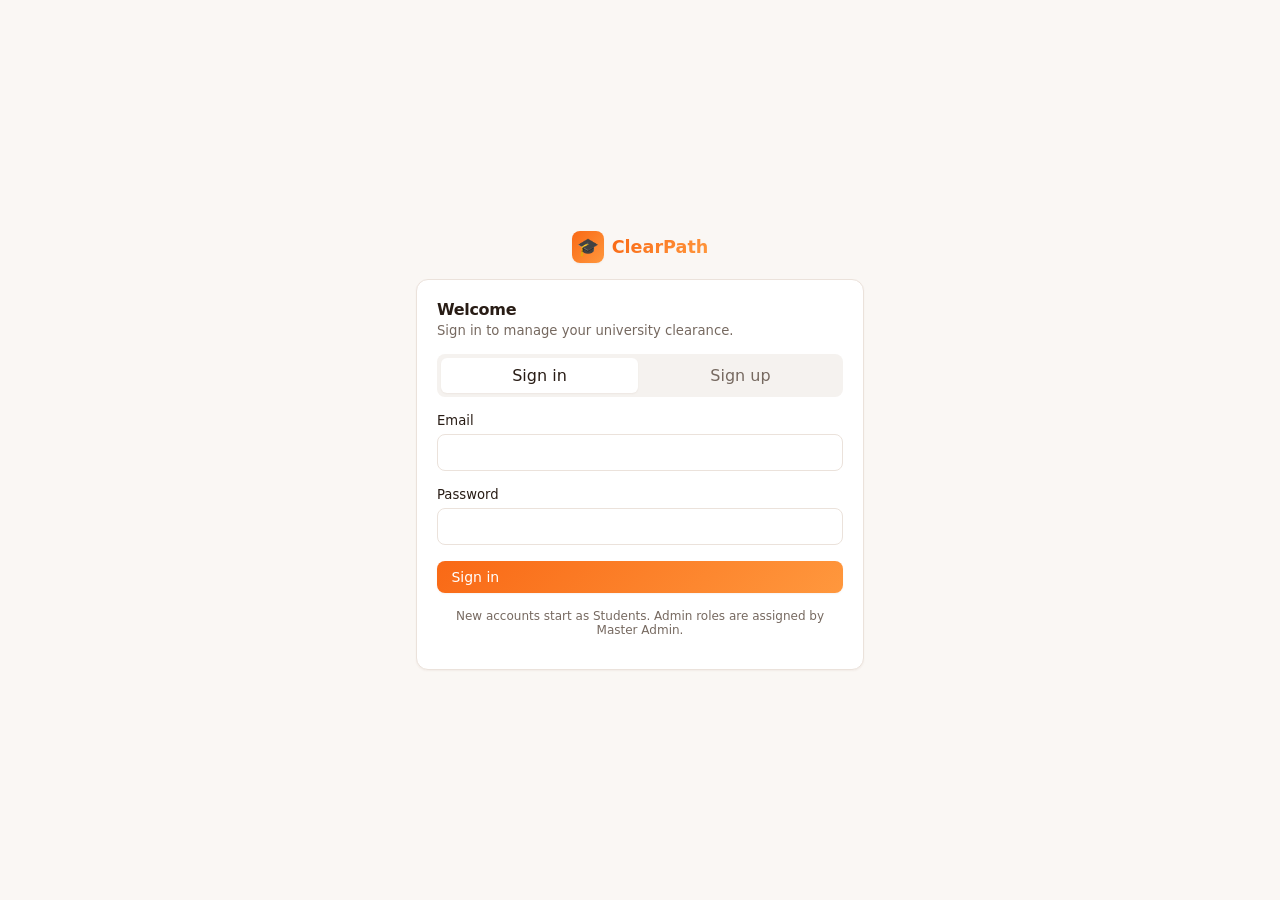
<file: legacy-php/public/admin.html>
<!doctype html>
<html lang="en" data-theme="light">
<head>
<meta charset="utf-8">
<meta name="viewport" content="width=device-width,initial-scale=1">
<title>Overview · ClearPath</title>
<link rel="stylesheet" href="assets/styles.css">
</head>
<body class="appshell">
<main id="root">
  <div class="sk" style="height:140px"></div>
</main>

<script type="module">
import { api, $, escapeHtml, badgeHtml, requireAuth, mountShell } from "./assets/app.js";
const me = await requireAuth(["master_admin"]);
if (!me) throw 0;
mountShell(me, "admin.html");

const { applications } = await api("applications.php?action=list");
const total      = applications.length;
const completed  = applications.filter(a => a.overall_status === "completed").length;
const inProgress = applications.filter(a => a.overall_status === "in_progress").length;
const action     = applications.filter(a => a.overall_status === "action_required").length;
const rate       = total ? Math.round((completed / total) * 100) : 0;

$("#root").innerHTML = `
  <div class="row mb-4">
    <div>
      <h1 style="font-size:1.5rem">Overview</h1>
      <p class="muted">Global metrics, search, and clearance management.</p>
    </div>
    <button class="btn btn-outline" id="csv">⬇ Export CSV</button>
  </div>

  <div class="grid-2" style="grid-template-columns:repeat(auto-fit,minmax(180px,1fr))">
    ${stat("👥","Total applications", total)}
    ${stat("✅","Completion rate",   rate + "%")}
    ${stat("⏳","In progress",       inProgress)}
    ${stat("⚠",  "Action required", action, "danger")}
  </div>

  <div class="card mt-6">
    <div class="card-head row">
      <div class="card-title">Applications</div>
      <input id="q" placeholder="Search name, email, course…" style="max-width:18rem">
    </div>
    <div class="card-pad stack" id="appList"></div>
  </div>`;

function stat(icon, lbl, val, tone = "") {
  return `<div class="card card-pad stat">
    <div class="ic ${tone}">${icon}</div>
    <div><div class="lbl">${lbl}</div><div class="val">${val}</div></div>
  </div>`;
}

const list = $("#appList");
const q    = $("#q");
const draw = () => {
  const s = q.value.toLowerCase();
  const rows = applications.filter(a =>
    !s || (a.full_name || "").toLowerCase().includes(s)
       || (a.email || "").toLowerCase().includes(s)
       || a.course.toLowerCase().includes(s));
  if (!rows.length) {
    list.innerHTML = `<div class="empty"><div class="e-icon">📂</div>
      <h3>No applications match</h3><p>Try clearing the search.</p></div>`;
    return;
  }
  list.innerHTML = rows.map(a => `
    <div class="card card-pad row">
      <div>
        <div class="font-medium text-sm">${escapeHtml(a.full_name || "Student")}
          ${+a.is_emergency ? badgeHtml("emergency") : ""}</div>
        <div class="muted text-xs">${escapeHtml(a.course)} · ${escapeHtml(a.batch)} · ${escapeHtml(a.email || "")}</div>
      </div>
      ${badgeHtml(a.overall_status)}
    </div>`).join("");
};
q.oninput = draw; draw();

$("#csv").onclick = () => {
  const header = ["ID","Student","Email","Course","Batch","Status","Emergency","Created"];
  const rows = applications.map(a => [a.id, a.full_name||"", a.email||"", a.course, a.batch,
                                      a.overall_status, +a.is_emergency ? "yes":"no", a.created_at]);
  const csv = [header, ...rows].map(r => r.map(v =>
    `"${String(v).replace(/"/g,'""')}"`).join(",")).join("\n");
  const blob = new Blob([csv], { type: "text/csv" });
  const url  = URL.createObjectURL(blob);
  const a    = document.createElement("a");
  a.href = url; a.download = `clearance-report-${Date.now()}.csv`; a.click();
  URL.revokeObjectURL(url);
};
</script>
</body>
</html>
</file>
<file: legacy-php/public/assets/styles.css>
/* =====================================================================
   ClearPath — Vanilla CSS (mirrors the React Tailwind look & feel)
   Orange / warm-whitepalette + dark mode + animated tabs.
   ===================================================================== */

:root {
  --bg: hsl(30 40% 99%);
  --fg: hsl(20 30% 12%);
  --card: #fff;
  --muted: hsl(25 10% 42%);
  --muted-bg: hsl(30 25% 95%);
  --border: hsl(28 30% 89%);
  --primary: hsl(22 95% 53%);
  --primary-glow: hsl(28 100% 62%);
  --primary-fg: #fff;
  --surface-2: hsl(30 40% 97%);
  --surface-3: hsl(30 35% 94%);

  --ok: hsl(142 65% 38%);    --ok-bg: hsl(142 65% 94%);
  --warn: hsl(38 92% 48%);   --warn-bg: hsl(38 92% 94%);
  --err: hsl(0 72% 51%);     --err-bg: hsl(0 72% 95%);
  --emer: hsl(14 91% 54%);   --emer-bg: hsl(14 91% 94%);

  --shadow-sm: 0 1px 2px hsl(22 50% 30% / .06);
  --shadow-md: 0 2px 6px -1px hsl(22 50% 30% / .08), 0 1px 3px hsl(22 50% 30% / .05);
  --shadow-lg: 0 12px 30px -8px hsl(22 80% 40% / .18);
  --gradient: linear-gradient(135deg, var(--primary), var(--primary-glow));
  --radius: .75rem;
}

[data-theme="dark"] {
  --bg: hsl(20 20% 8%);
  --fg: hsl(30 25% 95%);
  --card: hsl(20 18% 11%);
  --muted: hsl(25 10% 65%);
  --muted-bg: hsl(20 14% 16%);
  --border: hsl(20 14% 20%);
  --surface-2: hsl(20 16% 13%);
  --surface-3: hsl(20 14% 16%);
}

* { box-sizing: border-box; }
html, body { height: 100%; margin: 0; }
body {
  font-family: 'Inter', system-ui, -apple-system, "Segoe UI", Roboto, sans-serif;
  background: var(--surface-2);
  color: var(--fg);
  -webkit-font-smoothing: antialiased;
  font-feature-settings: "cv11", "ss01";
}
h1, h2, h3, h4 { letter-spacing: -.02em; margin: 0; }
a { color: inherit; text-decoration: none; }
button { font: inherit; }

/* ---------- App shell ---------- */
.appshell { min-height: 100%; display: flex; flex-direction: column; }
.header {
  position: sticky; top: 0; z-index: 40;
  background: var(--card); border-bottom: 1px solid var(--border);
}
.header-inner {
  max-width: 80rem; margin: 0 auto;
  display: flex; align-items: center; justify-content: space-between;
  height: 4rem; padding: 0 1.5rem; gap: 1.5rem;
}
.logo { display: flex; align-items: center; gap: .5rem; font-weight: 600; }
.logo-mark {
  width: 2rem; height: 2rem; border-radius: .5rem;
  background: var(--gradient); color: #fff;
  display: grid; place-items: center; box-shadow: var(--shadow-sm);
}
.brand-text {
  background: var(--gradient); -webkit-background-clip: text;
  background-clip: text; color: transparent;
}
.header-actions { display: flex; align-items: center; gap: .5rem; }
.email { color: var(--muted); font-size: .8rem; max-width: 180px;
         overflow: hidden; text-overflow: ellipsis; white-space: nowrap; }
@media (max-width: 640px) { .email { display: none; } }

main { flex: 1; max-width: 80rem; width: 100%; margin: 0 auto;
       padding: 1.5rem; }

/* ---------- Animated tab bar ---------- */
.tabbar {
  position: relative; display: inline-flex; align-items: center;
  gap: .25rem; padding: .25rem; border-radius: 9999px;
  border: 1px solid var(--border); background: color-mix(in oklab, var(--card) 60%, transparent);
  backdrop-filter: blur(6px); box-shadow: var(--shadow-sm);
}
.tabbar a {
  position: relative; z-index: 1; display: inline-flex; align-items: center;
  gap: .375rem; padding: .375rem .75rem; font-size: .875rem;
  font-weight: 500; color: var(--muted); border-radius: 9999px;
  transition: color .2s;
}
.tabbar a:hover { color: var(--fg); }
.tabbar a.active { color: #fff; }
.tab-indicator {
  position: absolute; top: .25rem; bottom: .25rem;
  border-radius: 9999px; background: var(--gradient);
  box-shadow: 0 0 0 4px hsl(22 95% 53% / .12);
  transition: left .32s cubic-bezier(.4,0,.2,1), width .32s cubic-bezier(.4,0,.2,1);
  z-index: 0;
}

/* ---------- Cards / forms ---------- */
.card {
  background: var(--card); border: 1px solid var(--border);
  border-radius: var(--radius); box-shadow: var(--shadow-sm);
}
.card-pad { padding: 1.25rem; }
.card-head { padding: 1.25rem 1.25rem .25rem; }
.card-title { font-size: 1rem; font-weight: 600; }
.card-desc { font-size: .825rem; color: var(--muted); margin-top: .25rem; }
.muted { color: var(--muted); font-size: .85rem; }
.row { display: flex; align-items: center; justify-content: space-between; gap: .75rem; flex-wrap: wrap; }
.stack { display: flex; flex-direction: column; gap: 1rem; }
.grid-2 { display: grid; gap: .75rem; }
@media (min-width: 640px) { .grid-2 { grid-template-columns: 1fr 1fr; } }

label { font-size: .825rem; font-weight: 500; display: block; margin-bottom: .375rem; }
input, textarea, select {
  width: 100%; font: inherit; color: var(--fg);
  background: var(--card); border: 1px solid var(--border);
  border-radius: .5rem; padding: .5rem .75rem; outline: none;
  transition: border-color .15s, box-shadow .15s;
}
input:focus, textarea:focus, select:focus {
  border-color: var(--primary);
  box-shadow: 0 0 0 3px hsl(22 95% 53% / .2);
}
textarea { min-height: 5rem; resize: vertical; }

.btn {
  display: inline-flex; align-items: center; gap: .375rem;
  padding: .5rem .9rem; border-radius: .5rem;
  background: var(--gradient); color: #fff; border: 0;
  font-weight: 500; font-size: .875rem; cursor: pointer;
  box-shadow: var(--shadow-sm); transition: transform .15s, box-shadow .15s, opacity .15s;
}
.btn:hover { transform: translateY(-1px); box-shadow: var(--shadow-md); }
.btn:disabled { opacity: .6; cursor: not-allowed; transform: none; }
.btn-ghost { background: transparent; color: var(--fg); box-shadow: none; }
.btn-ghost:hover { background: var(--muted-bg); }
.btn-outline { background: transparent; color: var(--fg); border: 1px solid var(--border); box-shadow: none; }
.btn-danger { background: var(--err); color: #fff; }
.btn-sm { padding: .25rem .625rem; font-size: .8rem; border-radius: .375rem; }
.icon-btn {
  width: 2rem; height: 2rem; display: grid; place-items: center;
  border-radius: .5rem; background: transparent; border: 0; cursor: pointer;
  color: var(--fg);
}
.icon-btn:hover { background: var(--muted-bg); }

/* ---------- Status badges ---------- */
.badge {
  display: inline-flex; align-items: center; gap: .35rem;
  padding: .125rem .5rem; border-radius: 9999px;
  font-size: .72rem; font-weight: 500; border: 1px solid;
}
.badge.b-ok       { color: var(--ok);   background: var(--ok-bg);   border-color: color-mix(in oklab, var(--ok) 30%, transparent); }
.badge.b-pending  { color: var(--warn); background: var(--warn-bg); border-color: color-mix(in oklab, var(--warn) 30%, transparent); }
.badge.b-err      { color: var(--err);  background: var(--err-bg);  border-color: color-mix(in oklab, var(--err) 30%, transparent); }
.badge.b-emer     { color: var(--emer); background: var(--emer-bg); border-color: color-mix(in oklab, var(--emer) 30%, transparent); }
.badge.b-neutral  { color: var(--muted); background: var(--muted-bg); border-color: var(--border); }
.badge.b-primary  { color: var(--primary); background: color-mix(in oklab, var(--primary) 10%, transparent); border-color: color-mix(in oklab, var(--primary) 25%, transparent); }

/* Progress */
.progress { height: .5rem; background: var(--muted-bg); border-radius: 9999px; overflow: hidden; }
.progress > i { display: block; height: 100%; background: var(--gradient); transition: width .4s; }

/* Stat tile */
.stat { display: flex; align-items: center; gap: .75rem; }
.stat .ic {
  width: 2.25rem; height: 2.25rem; border-radius: .5rem;
  background: var(--muted-bg); display: grid; place-items: center; color: var(--fg);
}
.stat .ic.danger { background: var(--err-bg); color: var(--err); }
.stat .lbl { font-size: .75rem; color: var(--muted); }
.stat .val { font-size: 1.25rem; font-weight: 600; font-variant-numeric: tabular-nums; }

/* Empty state */
.empty {
  text-align: center; padding: 2.5rem 1.25rem;
  border: 2px dashed var(--border); border-radius: var(--radius);
  background: var(--card);
}
.empty .e-icon {
  width: 3.5rem; height: 3.5rem; border-radius: 9999px; margin: 0 auto .75rem;
  background: color-mix(in oklab, var(--primary) 12%, transparent);
  color: var(--primary); display: grid; place-items: center; font-size: 1.5rem;
}
.empty h3 { font-size: 1.05rem; }
.empty p { color: var(--muted); font-size: .875rem; max-width: 28rem; margin: .5rem auto 1rem; }

/* Auth page */
.auth-wrap {
  min-height: 100%; display: grid; place-items: center; padding: 3rem 1rem;
  background: var(--surface-2);
}
.auth-card { width: 100%; max-width: 28rem; }
.auth-tabs { display: grid; grid-template-columns: 1fr 1fr; gap: .25rem;
             background: var(--muted-bg); padding: .25rem; border-radius: .5rem; margin-bottom: 1rem; }
.auth-tabs button { background: transparent; border: 0; padding: .5rem; border-radius: .375rem;
                    cursor: pointer; color: var(--muted); font-weight: 500; }
.auth-tabs button.active { background: var(--card); color: var(--fg); box-shadow: var(--shadow-sm); }

/* Toasts */
.toast-host { position: fixed; right: 1rem; bottom: 1rem; z-index: 80;
              display: flex; flex-direction: column; gap: .5rem; }
.toast {
  background: var(--card); border: 1px solid var(--border);
  border-left: 3px solid var(--primary);
  padding: .625rem .875rem; border-radius: .5rem; box-shadow: var(--shadow-md);
  font-size: .875rem; max-width: 22rem; animation: slideIn .25s ease-out;
}
.toast.ok  { border-left-color: var(--ok); }
.toast.err { border-left-color: var(--err); }
@keyframes slideIn { from { transform: translateY(8px); opacity: 0 } to { transform: none; opacity: 1 } }

/* Modal */
.modal-back {
  position: fixed; inset: 0; background: hsl(20 30% 12% / .55);
  display: grid; place-items: center; z-index: 60; padding: 1rem;
}
.modal {
  width: 100%; max-width: 32rem; background: var(--card);
  border-radius: var(--radius); box-shadow: var(--shadow-lg);
  border: 1px solid var(--border); padding: 1.25rem;
  animation: slideIn .2s ease-out;
}
.modal h3 { margin-bottom: .25rem; }
.modal .actions { display: flex; justify-content: flex-end; gap: .5rem; margin-top: 1rem; }

/* Skeleton */
.sk {
  background: linear-gradient(90deg, var(--muted-bg) 25%, color-mix(in oklab, var(--muted-bg) 60%, var(--card)) 50%, var(--muted-bg) 75%);
  background-size: 200% 100%; border-radius: .5rem;
  animation: shimmer 1.4s infinite;
}
@keyframes shimmer { 0% { background-position: 200% 0 } 100% { background-position: -200% 0 } }

.spin { display: inline-block; width: 1rem; height: 1rem;
        border: 2px solid currentColor; border-top-color: transparent;
        border-radius: 50%; animation: spin .8s linear infinite; vertical-align: -3px; }
@keyframes spin { to { transform: rotate(360deg); } }

/* Misc helpers */
.flex { display: flex; }
.gap-2 { gap: .5rem; }
.gap-3 { gap: .75rem; }
.between { justify-content: space-between; }
.center { align-items: center; }
.wrap { flex-wrap: wrap; }
.mt-2 { margin-top: .5rem; } .mt-4 { margin-top: 1rem; } .mt-6 { margin-top: 1.5rem; }
.mb-2 { margin-bottom: .5rem; } .mb-4 { margin-bottom: 1rem; }
.text-sm { font-size: .875rem; } .text-xs { font-size: .75rem; }
.font-medium { font-weight: 500; } .font-semibold { font-weight: 600; }
.hidden { display: none !important; }
.full { width: 100%; }
.truncate { overflow: hidden; text-overflow: ellipsis; white-space: nowrap; }
.divider { border-top: 1px solid var(--border); padding-top: .75rem; margin-top: .75rem; }
</file>
